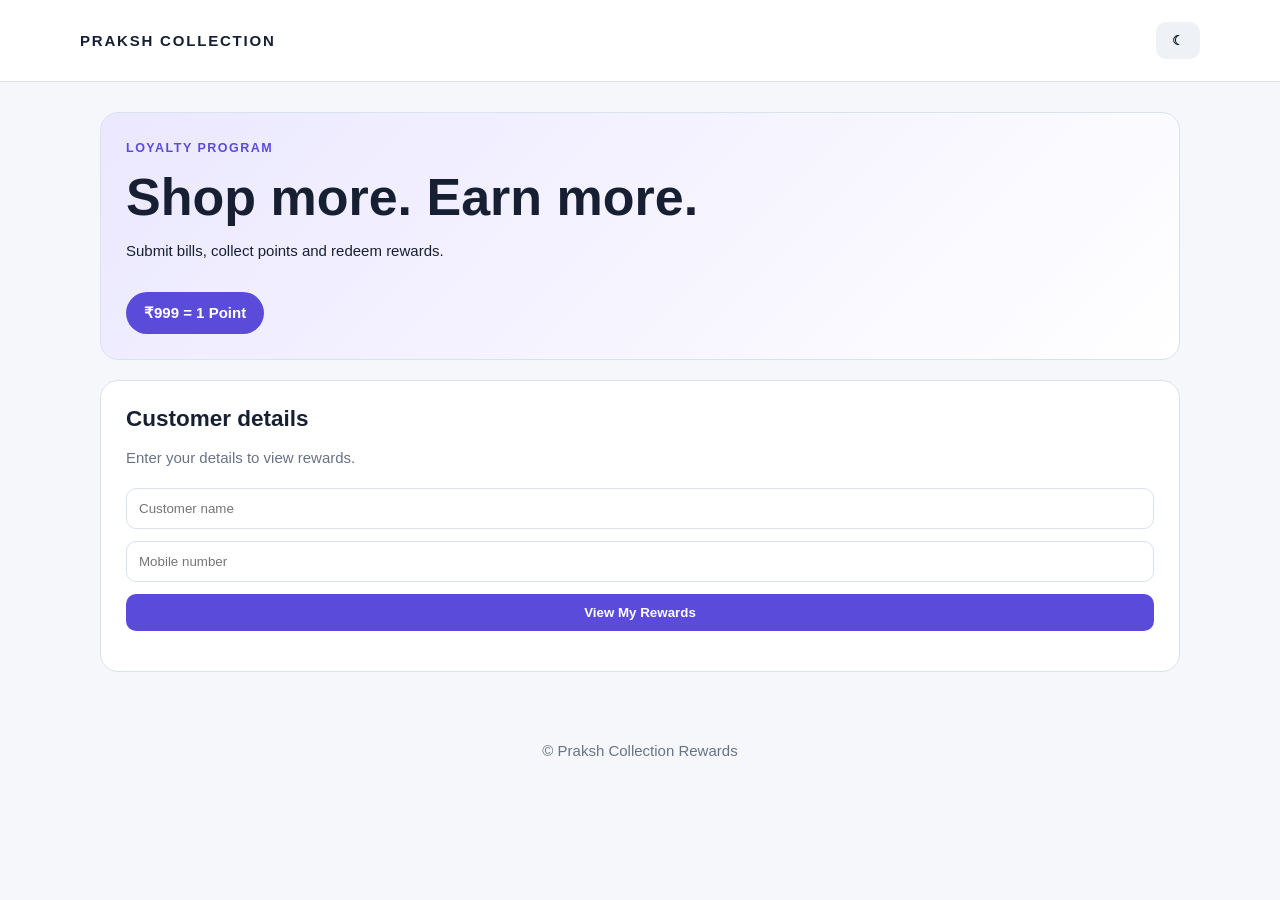
<file: index.html>
<!doctype html>
<html>
    <head>
        <meta charset="utf-8"><meta name="viewport" content="width=device-width,initial-scale=1">
        <title>Praksh Collection Rewards</title><link rel="stylesheet" href="style.css">
    </head>
    <body><header>
        <b>PRAKSH COLLECTION</b>
        <button id="theme">
            ☾</button>
    </header>
        <main><section class="hero"><small>LOYALTY PROGRAM</small>
            <h1>Shop more. Earn more.</h1><p>Submit bills, collect points and redeem rewards.</p>
            <strong>₹999 = 1 Point</strong></section><section id="customer" class="view active">
                <div class="card">
                    <h2>Customer details</h2>
                    <p>Enter your details to view rewards.</p>
                    <form id="customerForm">
                        <input id="name" placeholder="Customer name" required>
                        <input id="phone" inputmode="numeric" maxlength="10" placeholder="Mobile number" required>
                        <button>View My Rewards</button>
                    </form><p id="customerMsg"></p></div><div id="dashboard" class="hidden">
                        <div class="stats"><div>Available<strong id="available">0</strong>
                        </div><div>Earned<strong id="earned">0</strong></div>
                        <div>Redeemed<strong id="redeemed">0</strong></div>
                        <div>Pending<strong id="pending">0</strong></div></div>
                        <div class="columns"><div class="card">
                            <h2>Submit a bill</h2><p>Points are added only after the owner approves your bill.</p>
                            <form id="billForm"><input id="bill" placeholder="Bill number" required>
                                <input id="amount" type="number" min="999" placeholder="Bill amount" required>
                                <input id="date" type="date" required>
                                <input id="photo" type="file" accept="image/*" required>
                                <button>Submit Bill</button></form><p id="billMsg"></p>
                            </div><div class="card"><h2>Redeem reward</h2>
                                <p>₹200 reward requires 5 approved points.</p>
                                <button id="redeem">Redeem Reward</button>
                                <p id="redeemMsg"></p></div></div><div class="card">
                                    <h2>Points history</h2><div class="table"><table>
                                        <thead><tr><th>Date</th><th>Bill</th>
                                            <th>Amount</th><th>Points</th><th>Status</th>
                                            <th>Reason</th></tr></thead><tbody id="ledger"></tbody></table>
                                        </div></div></div></section></main><footer>© Praksh Collection Rewards</footer>
                                        <script src="app.js"></script>
                                    </body>
                                    </html>
</file>
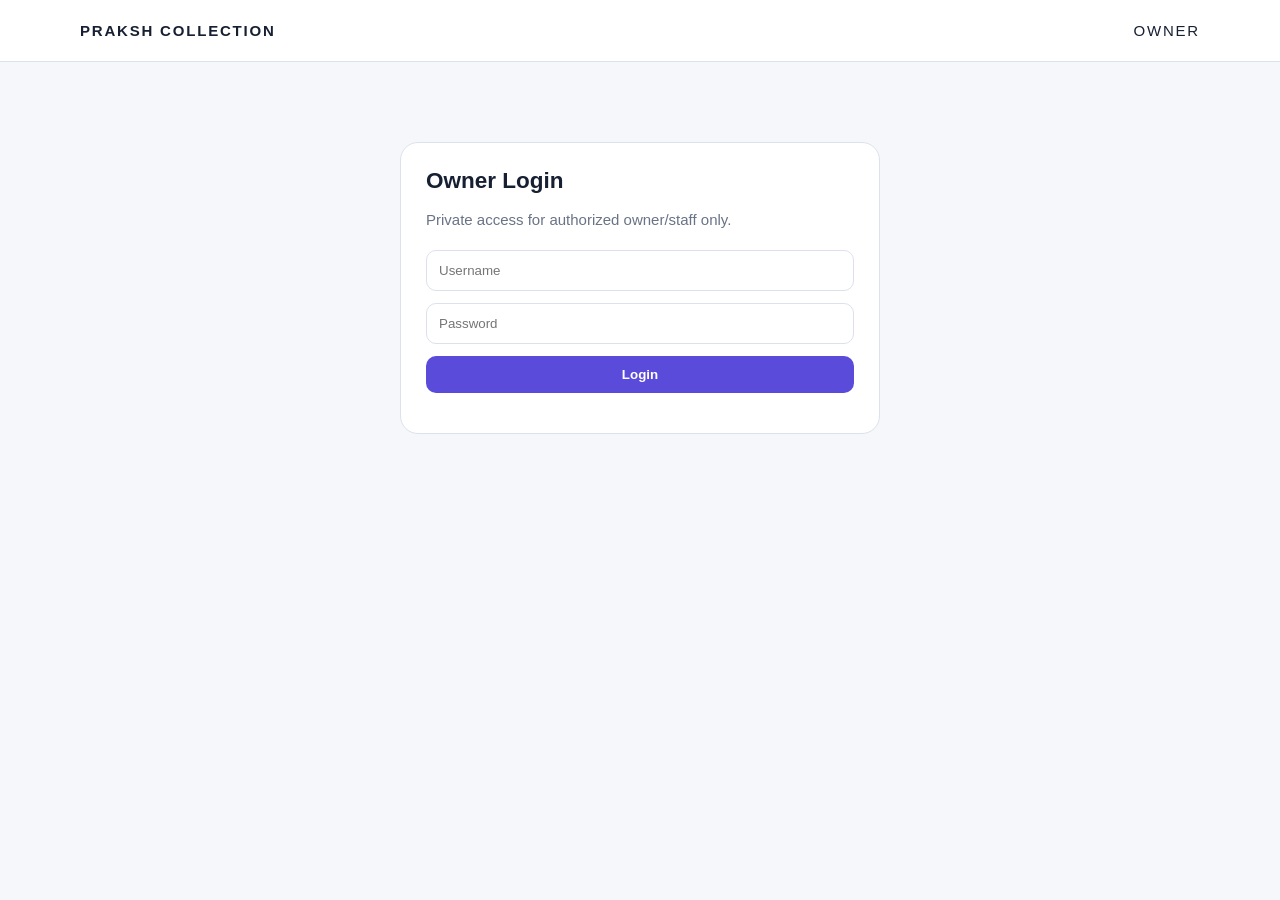
<file: owner-login.html>
<!doctype html><html><head><meta charset="utf-8"><meta name="viewport" content="width=device-width,initial-scale=1"><title>Owner Login - Praksh Collection</title><link rel="stylesheet" href="style.css"></head><body><header><b>PRAKSH COLLECTION</b><span>OWNER</span></header><main><section class="card" style="max-width:480px;margin:50px auto"><h2>Owner Login</h2><p>Private access for authorized owner/staff only.</p><form id="loginForm"><input id="username" autocomplete="username" placeholder="Username" required><input id="password" type="password" autocomplete="current-password" placeholder="Password" required><button>Login</button></form><p id="msg"></p></section></main><script src="app.js"></script><script src="owner-login.js"></script></body></html>
</file>
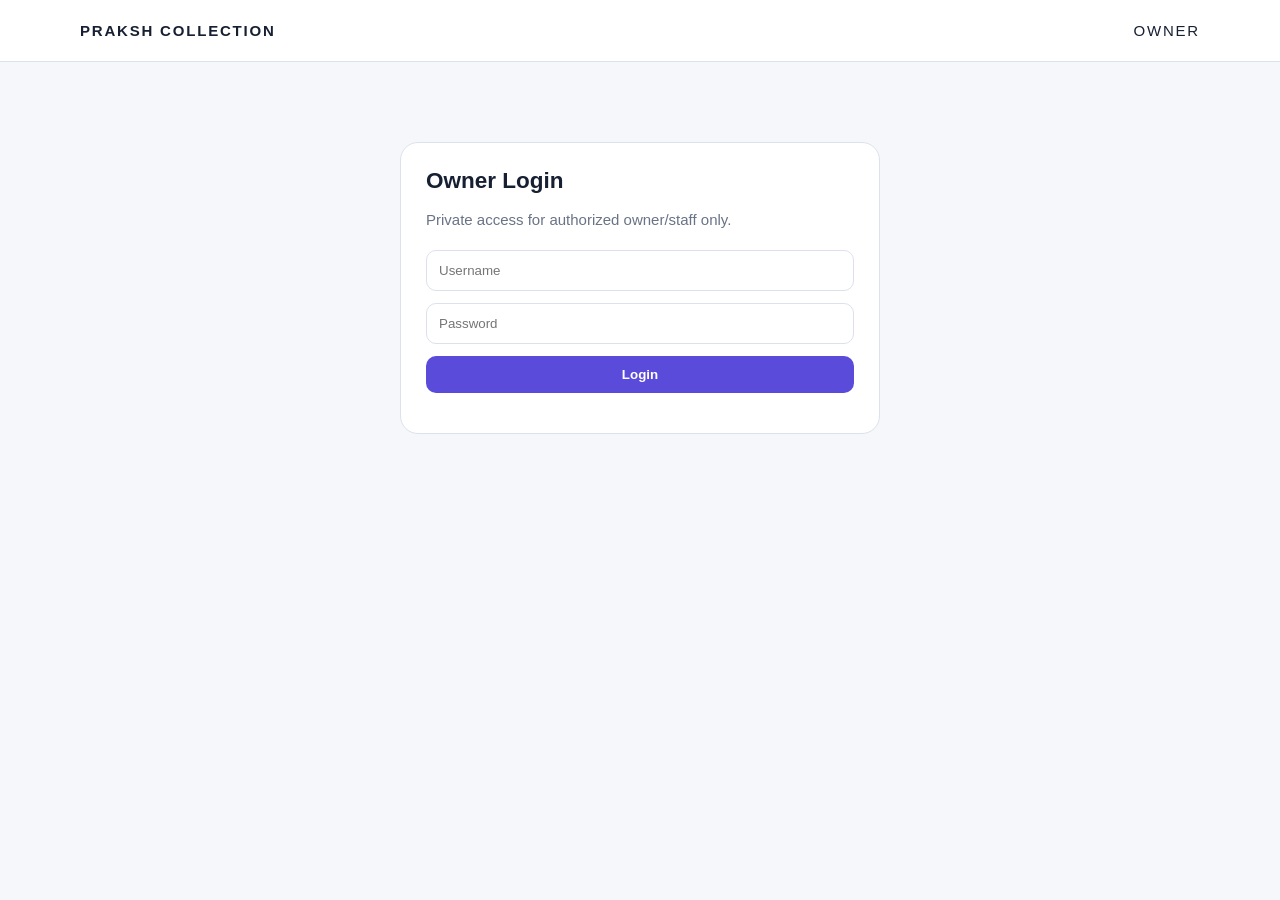
<file: owner.html>
<!doctype html><html><head><meta charset="utf-8"><meta name="viewport" content="width=device-width,initial-scale=1"><title>Owner Dashboard - Praksh Collection</title><link rel="stylesheet" href="style.css"></head><body><header><b>PRAKSH COLLECTION</b><div><span>OWNER</span> <button id="theme">☾</button></div></header><main><section class="hero"><small>PRIVATE OWNER AREA</small><h1>Owner Dashboard</h1><p>Review bills and approve purchases before points are issued.</p></section><div class="stats"><div>Customers<strong id="customers">0</strong></div><div>Pending Bills<strong id="pendingBillsCount">0</strong></div><div>Points Issued<strong id="issued">0</strong></div><div>Redeemed<strong id="ownerRedeemed">0</strong></div></div><section class="card"><div style="display:flex;justify-content:space-between;align-items:center;gap:12px"><div><h2>Pending bill approvals</h2><p>Approve only after checking the bill.</p></div><button id="refresh">Refresh</button></div><div class="table"><table><thead><tr><th>Customer</th><th>Mobile</th><th>Bill</th><th>Amount</th><th>Date</th><th>Bill Photo</th><th>Action</th></tr></thead><tbody id="pending"></tbody></table></div></section><section class="card"><h2>Customers</h2><input id="search" placeholder="Search customer or mobile"><div class="table"><table><thead><tr><th>Name</th><th>Mobile</th><th>Bills</th><th>Earned</th><th>Redeemed</th><th>Available</th></tr></thead><tbody id="customersTable"></tbody></table></div></section><button id="logout">Logout</button></main><footer>© Praksh Collection Rewards — Owner</footer><script src="app.js"></script><script src="owner.js"></script></body></html>
</file>
<file: style.css>
:root{--bg:#f5f7fb;--surface:#fff;--soft:#eef2f7;--text:#172033;--muted:#697386;--border:#dce2eb;--accent:#5b4bdb} [data-theme=dark]{--bg:#111522;--surface:#1b2232;--soft:#252e40;--text:#f1f4fa;--muted:#aab4c5;--border:#354056;--accent:#9b8cff}*{box-sizing:border-box}body{margin:0;background:var(--bg);color:var(--text);font:15px Arial,sans-serif}header{display:flex;justify-content:space-between;align-items:center;padding:22px max(20px,calc((100% - 1120px)/2));background:var(--surface);border-bottom:1px solid var(--border);letter-spacing:.12em}header button,button{border:0;border-radius:10px;padding:11px 16px;background:var(--accent);color:#fff;font-weight:bold;cursor:pointer}header button{background:var(--soft);color:var(--text)}main{max-width:1120px;margin:auto;padding:30px 20px}.hero,.card{background:var(--surface);border:1px solid var(--border);border-radius:18px;padding:25px;margin-bottom:20px}.hero{background:linear-gradient(135deg,#ebe8ff,var(--surface))}.hero small{color:var(--accent);font-weight:bold;letter-spacing:.12em}.hero h1{font-size:clamp(30px,5vw,52px);margin:12px 0}.hero strong{display:inline-block;margin-top:18px;background:var(--accent);color:white;border-radius:999px;padding:12px 18px}.tabs{display:flex;gap:8px;margin:24px 0}.tab{background:transparent;color:var(--muted)}.tab.active{background:var(--accent);color:white}.view{display:none}.view.active{display:block}.card h2{margin:0 0 7px}.card p{color:var(--muted);line-height:1.5}form{display:grid;gap:12px;margin-top:18px}input{width:100%;padding:12px;border:1px solid var(--border);border-radius:10px;background:var(--surface);color:var(--text)}.columns{display:grid;grid-template-columns:1fr 1fr;gap:20px}.stats{display:grid;grid-template-columns:repeat(4,1fr);gap:14px;margin-bottom:20px}.stats>div{background:var(--soft);padding:17px;border-radius:13px;color:var(--muted)}.stats strong{display:block;color:var(--text);font-size:28px;margin-top:8px}.table{overflow:auto}table{width:100%;border-collapse:collapse;min-width:650px}th,td{text-align:left;padding:13px;border-bottom:1px solid var(--border);font-size:13px}th{color:var(--muted);font-size:12px;text-transform:uppercase}.hidden{display:none}footer{text-align:center;color:var(--muted);padding:20px}@media(max-width:760px){.columns{grid-template-columns:1fr}.stats{grid-template-columns:repeat(2,1fr)}.hero{padding:22px}}
</file>
